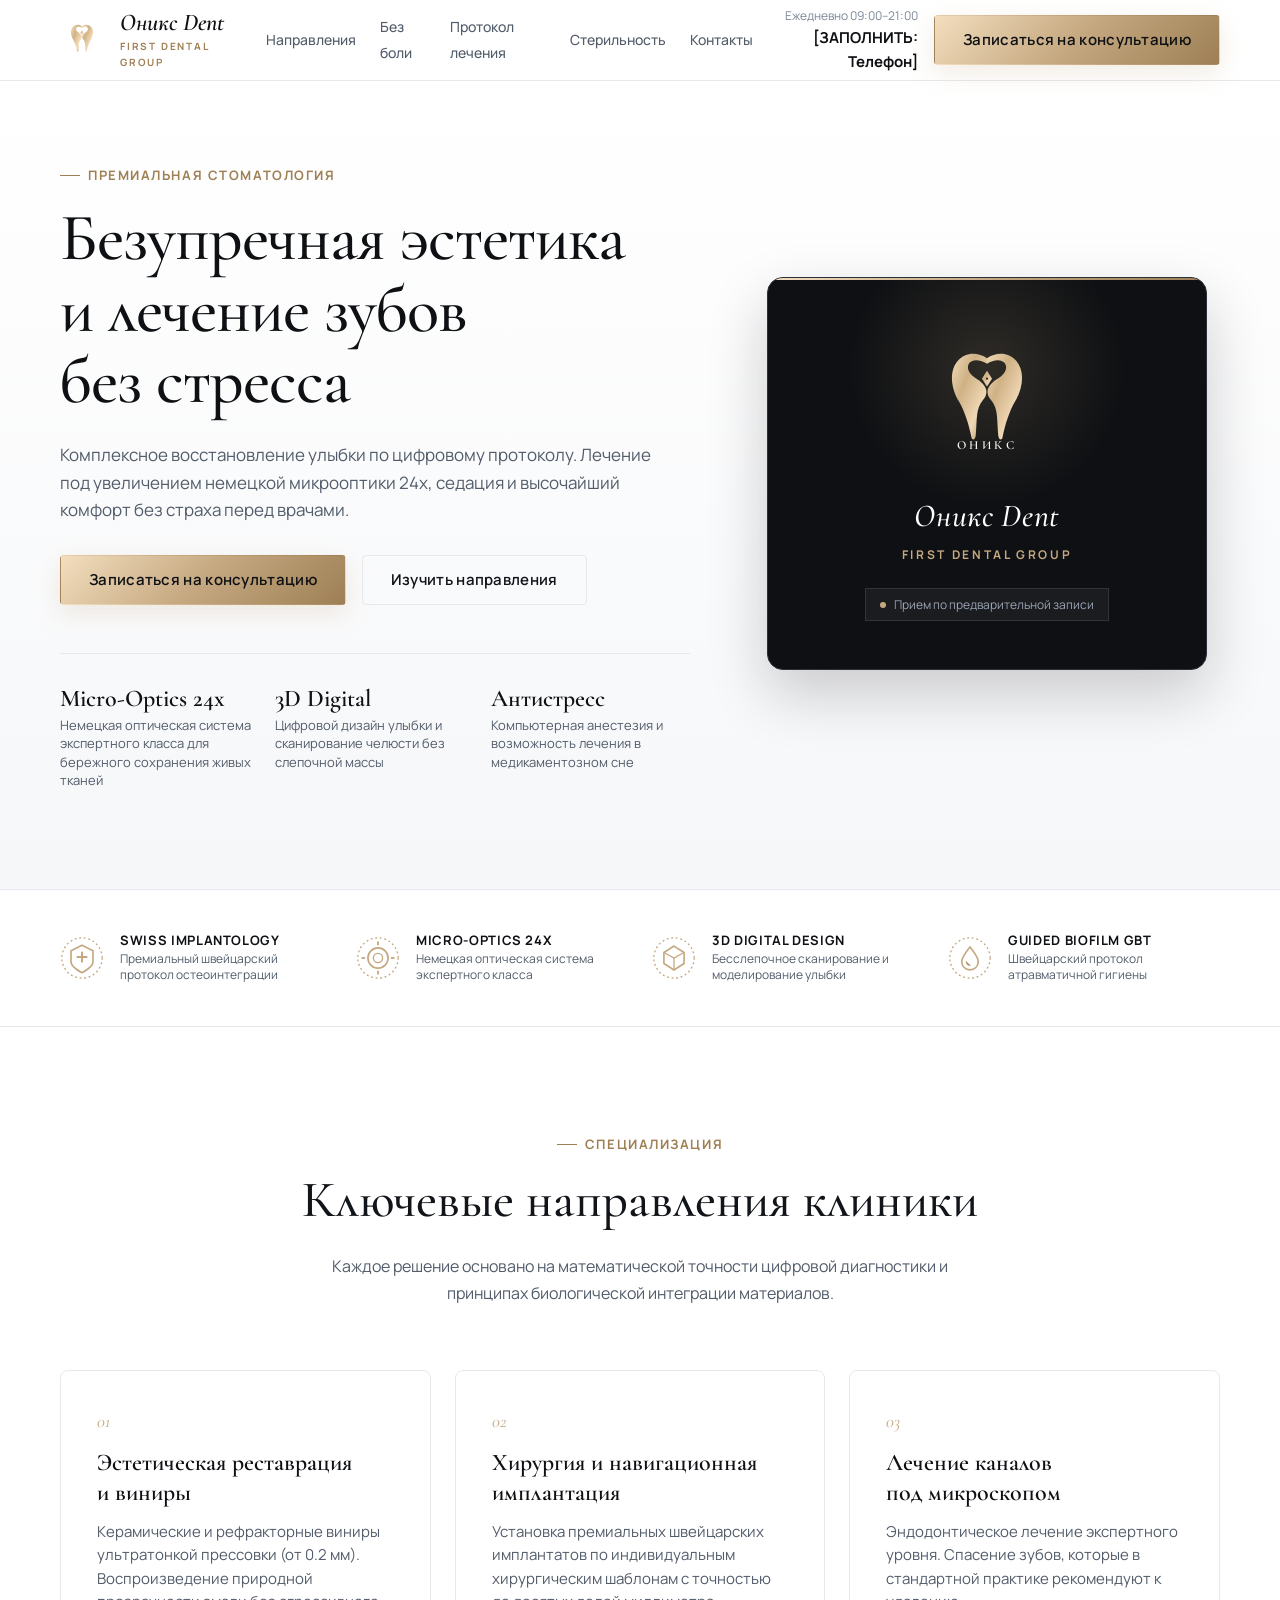
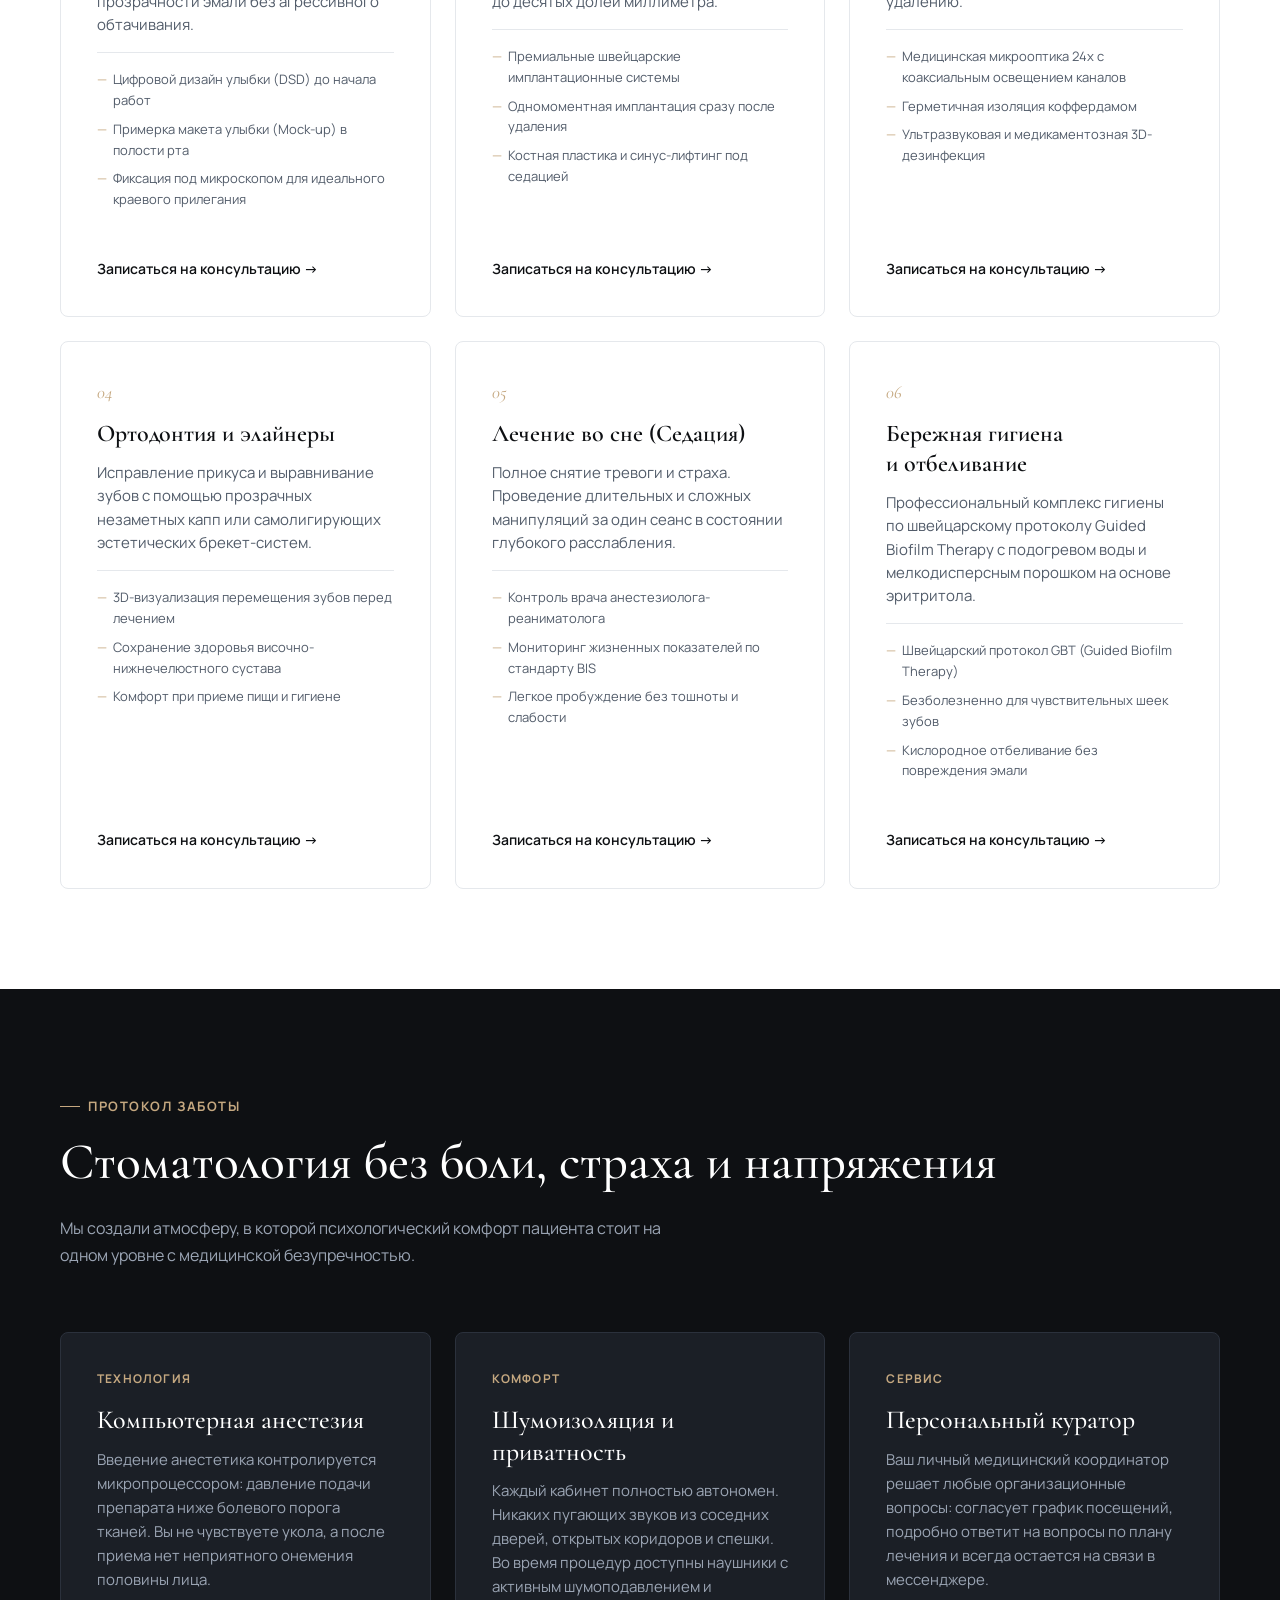
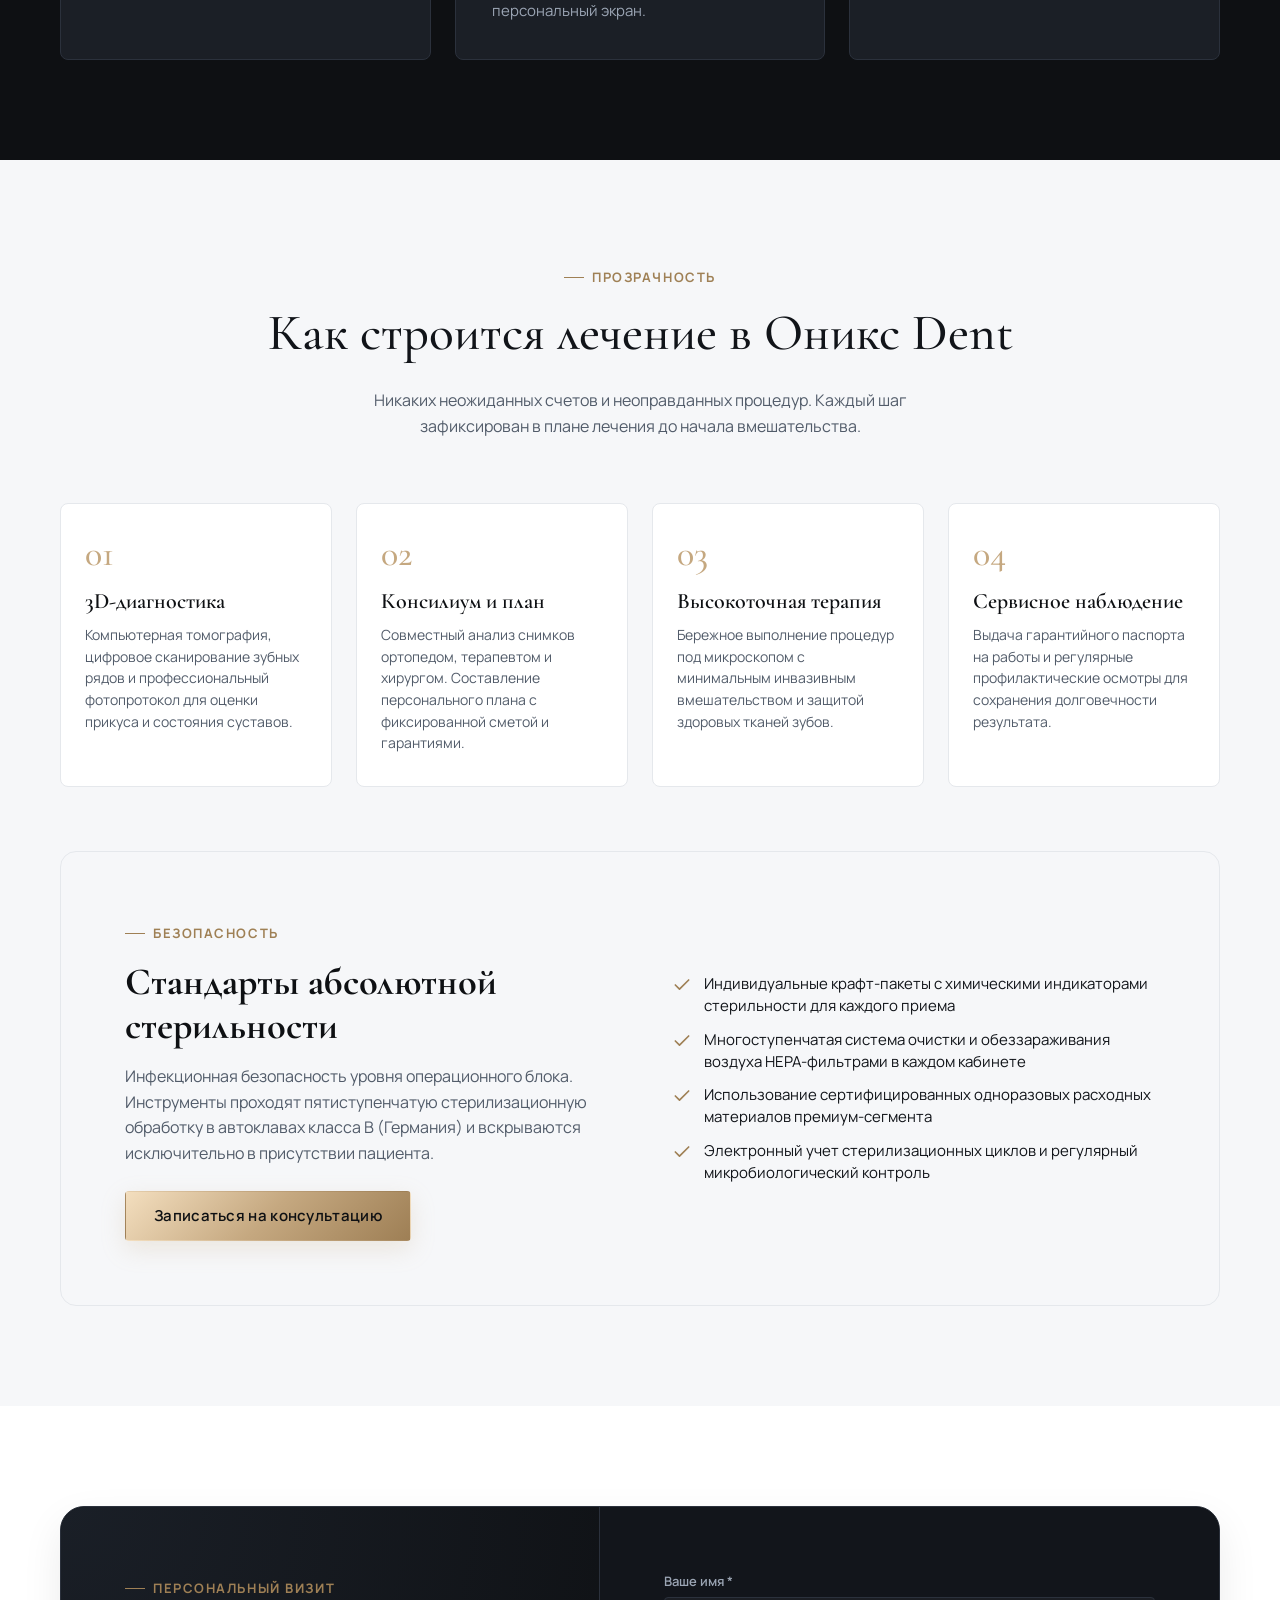
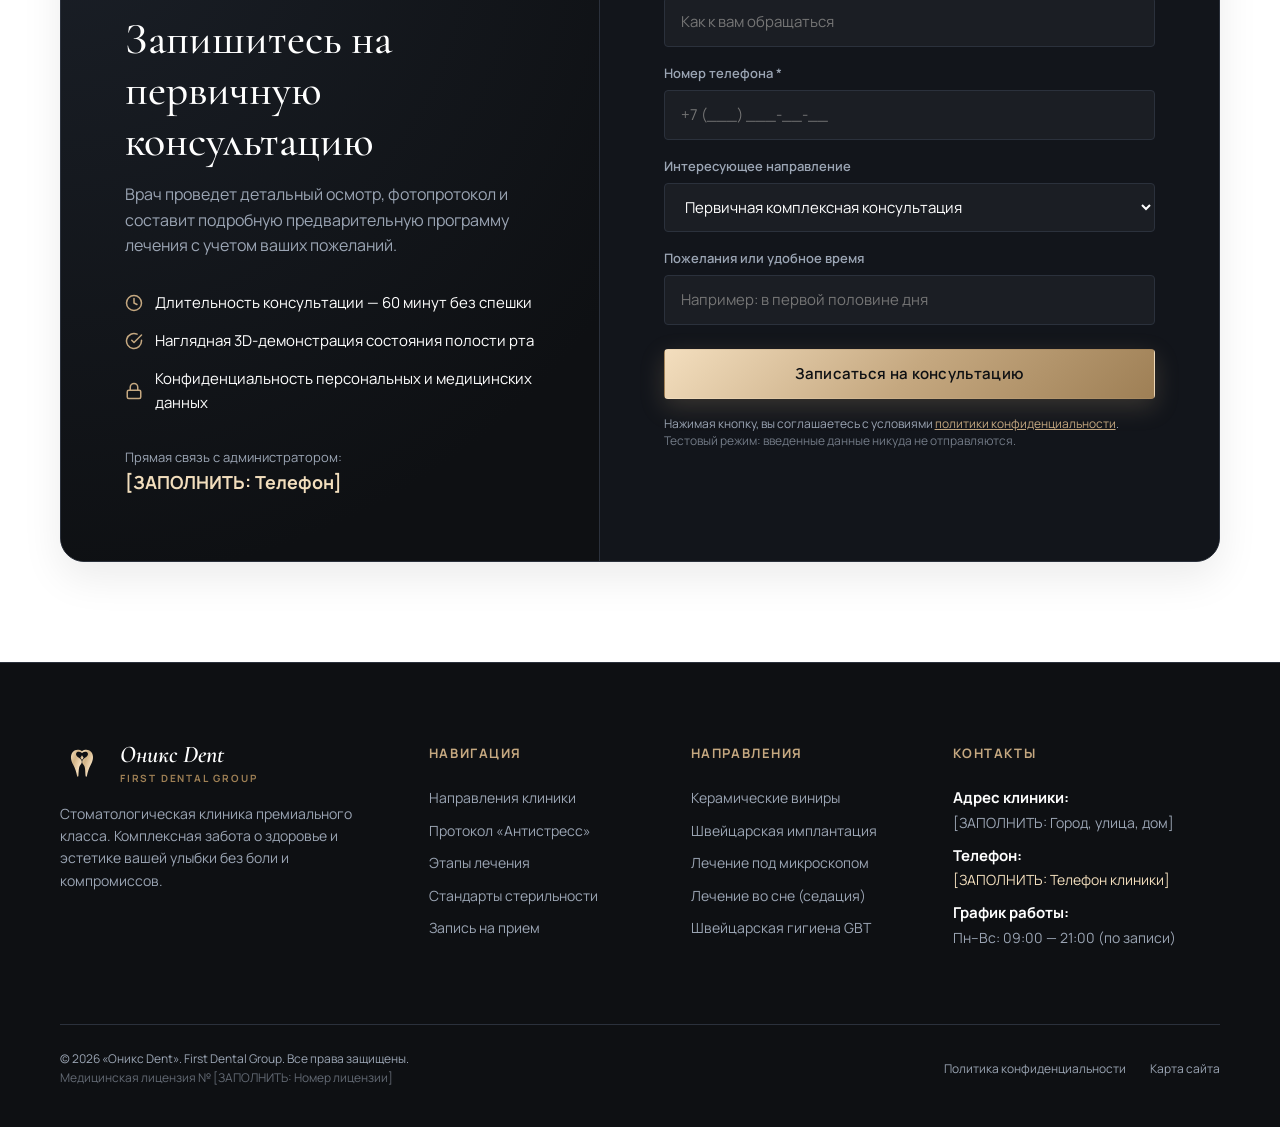
<file: index.html>
<!DOCTYPE html>
<html lang="ru">
<head>
  <meta charset="UTF-8">
  <meta name="viewport" content="width=device-width, initial-scale=1.0">
  <title>Оникс Dent | Стоматологическая клиника премиум-класса</title>
  <meta name="description" content="Премиальная стоматология полного цикла Оникс Dent (First Dental Group). Эстетическая реставрация, виниры, имплантация и микроскопное лечение без боли и страха.">
  
  <!-- Open Graph -->
  <meta property="og:title" content="Оникс Dent | First Dental Group — Стоматология премиум-класса">
  <meta property="og:description" content="Безупречная эстетика и лечение зубов без стресса. Цифровая диагностика, немецкая микрооптика 24х и протокол антистресс.">
  <meta property="og:type" content="website">
  <meta property="og:image" content="logo.svg">
  <meta name="twitter:card" content="summary_large_image">

  <!-- Favicon -->
  <link rel="icon" type="image/svg+xml" href="favicon.svg">

  <!-- Google Fonts: Cormorant Garamond (Serif) & Manrope (Sans) -->
  <link rel="stylesheet" href="https://fonts.googleapis.com/css2?family=Cormorant+Garamond:ital,wght@0,500;0,600;0,700;1,500;1,600&family=Manrope:wght@400;500;600;700&display=swap">

  <link rel="stylesheet" href="styles.css">
</head>
<body>

  <!-- Header -->
  <header class="header">
    <div class="container header__inner">
      <a href="index.html" class="brand" aria-label="Оникс Dent — на главную">
        <svg class="brand__emblem" viewBox="0 0 120 120" aria-hidden="true">
          <defs>
            <linearGradient id="headerGold" x1="0%" y1="0%" x2="100%" y2="100%">
              <stop offset="0%" stop-color="#F7E2C0"/>
              <stop offset="35%" stop-color="#D1B386"/>
              <stop offset="70%" stop-color="#F5DEBC"/>
              <stop offset="100%" stop-color="#9C7B4F"/>
            </linearGradient>
          </defs>
          <g transform="translate(60, 56) scale(0.24)">
            <g transform="translate(-250, -255)">
              <path d="M 250 115 C 220 95, 175 90, 145 125 C 115 160, 120 220, 150 270 C 170 305, 185 350, 195 400 C 200 410, 208 405, 210 390 C 215 330, 210 295, 235 265 C 245 255, 248 245, 248 235 C 248 215, 230 200, 215 190 C 190 175, 175 155, 185 135 C 195 118, 225 118, 250 135 Z" fill="url(#headerGold)"/>
              <path d="M 250 115 C 280 95, 325 90, 355 125 C 385 160, 380 220, 350 270 C 330 305, 315 350, 305 400 C 300 410, 292 405, 290 390 C 285 330, 290 295, 265 265 C 255 255, 252 245, 252 235 C 252 215, 270 200, 285 190 C 310 175, 325 155, 315 135 C 305 118, 275 118, 250 135 Z" fill="url(#headerGold)"/>
              <path d="M 250 160 L 268 188 L 250 216 L 232 188 Z" fill="url(#headerGold)"/>
            </g>
          </g>
        </svg>
        <div class="brand__text">
          <span class="brand__name">Оникс Dent</span>
          <span class="brand__tag">FIRST DENTAL GROUP</span>
        </div>
      </a>

      <nav class="nav" id="main-nav" aria-label="Основное меню">
        <ul class="nav__list">
          <li><a href="#services" class="nav__link">Направления</a></li>
          <li><a href="#comfort" class="nav__link">Без боли</a></li>
          <li><a href="#process" class="nav__link">Протокол лечения</a></li>
          <li><a href="#safety" class="nav__link">Стерильность</a></li>
          <li><a href="#contacts" class="nav__link">Контакты</a></li>
        </ul>
        <div class="nav__mobile-actions">
          <div class="nav__mobile-phone-wrap">
            <span class="header__phone-label">Ежедневно 09:00–21:00</span>
            <a href="tel:+70000000000" class="nav__mobile-phone">[ЗАПОЛНИТЬ: Телефон]</a>
          </div>
          <a href="#booking" class="btn btn--gold nav__mobile-cta">Записаться на консультацию</a>
        </div>
      </nav>

      <div class="header__actions">
        <div class="header__phone">
          <span class="header__phone-label">Ежедневно 09:00–21:00</span>
          <a href="tel:+70000000000" class="header__phone-number">[ЗАПОЛНИТЬ: Телефон]</a>
        </div>
        <a href="#booking" class="btn btn--gold">Записаться на консультацию</a>
        <button class="burger-btn" id="burger-toggle" aria-label="Открыть меню" aria-expanded="false" aria-controls="main-nav">
          <span></span>
          <span></span>
          <span></span>
        </button>
      </div>
    </div>
  </header>

  <main>
    <!-- Hero Section -->
    <section class="hero">
      <div class="container hero__grid">
        <div class="hero__content">
          <span class="section-tag">Премиальная стоматология</span>
          <h1 class="hero__title">Безупречная эстетика и&nbsp;лечение зубов без&nbsp;стресса</h1>
          <p class="hero__lead">
            Комплексное восстановление улыбки по&nbsp;цифровому протоколу. Лечение под&nbsp;увеличением немецкой микрооптики 24х, седация и&nbsp;высочайший комфорт без&nbsp;страха перед&nbsp;врачами.
          </p>
          <div class="hero__actions">
            <a href="#booking" class="btn btn--gold">Записаться на консультацию</a>
            <a href="#services" class="btn btn--outline-dark">Изучить направления</a>
          </div>

          <div class="hero__trust">
            <div class="trust-item">
              <span class="trust-item__value">Micro-Optics 24x</span>
              <span class="trust-item__label">Немецкая оптическая система экспертного класса для бережного сохранения живых тканей</span>
            </div>
            <div class="trust-item">
              <span class="trust-item__value">3D Digital</span>
              <span class="trust-item__label">Цифровой дизайн улыбки и сканирование челюсти без слепочной массы</span>
            </div>
            <div class="trust-item">
              <span class="trust-item__value">Антистресс</span>
              <span class="trust-item__label">Компьютерная анестезия и возможность лечения в медикаментозном сне</span>
            </div>
          </div>
        </div>

        <div class="hero__visual">
          <div class="brand-card">
            <div class="brand-card__glow" aria-hidden="true"></div>
            <div class="brand-card__emblem">
              <svg viewBox="0 0 500 500" width="100%" height="100%" aria-hidden="true">
                <defs>
                  <linearGradient id="heroGoldCard" x1="0%" y1="0%" x2="100%" y2="100%">
                    <stop offset="0%" stop-color="#F7E2C0"/>
                    <stop offset="35%" stop-color="#D1B386"/>
                    <stop offset="70%" stop-color="#F5DEBC"/>
                    <stop offset="100%" stop-color="#9C7B4F"/>
                  </linearGradient>
                </defs>
                <path d="M 250 115 C 220 95, 175 90, 145 125 C 115 160, 120 220, 150 270 C 170 305, 185 350, 195 400 C 200 410, 208 405, 210 390 C 215 330, 210 295, 235 265 C 245 255, 248 245, 248 235 C 248 215, 230 200, 215 190 C 190 175, 175 155, 185 135 C 195 118, 225 118, 250 135 Z" fill="url(#heroGoldCard)"/>
                <path d="M 250 115 C 280 95, 325 90, 355 125 C 385 160, 380 220, 350 270 C 330 305, 315 350, 305 400 C 300 410, 292 405, 290 390 C 285 330, 290 295, 265 265 C 255 255, 252 245, 252 235 C 252 215, 270 200, 285 190 C 310 175, 325 155, 315 135 C 305 118, 275 118, 250 135 Z" fill="url(#heroGoldCard)"/>
                <path d="M 250 160 L 268 188 L 250 216 L 232 188 Z" fill="url(#heroGoldCard)"/>
                <circle cx="250" cy="188" r="4" fill="#0E1013"/>
                <text x="250" y="440" text-anchor="middle" fill="#FFFFFF" font-family="'Cormorant Garamond', Georgia, serif" font-size="44" font-weight="600" letter-spacing="12">ОНИКС</text>
              </svg>
            </div>
            <div class="brand-card__title">Оникс Dent</div>
            <div class="brand-card__sub">FIRST DENTAL GROUP</div>
            <div class="brand-card__status">
              <span class="brand-card__status-dot"></span>
              Прием по предварительной записи
            </div>
          </div>
        </div>
      </div>
    </section>

    <!-- Technology & Clinical Standards Strip -->
    <section class="tech-strip">
      <div class="container">
        <div class="tech-strip__inner">
          <div class="tech-item">
            <svg class="tech-item__icon" viewBox="0 0 48 48" aria-hidden="true">
              <circle cx="24" cy="24" r="22" fill="none" stroke="currentColor" stroke-width="1.5" stroke-dasharray="2 3"/>
              <path d="M 24 10 L 36 16 L 36 28 C 36 34 24 40 24 40 C 24 40 12 34 12 28 L 12 16 Z" fill="none" stroke="currentColor" stroke-width="1.8"/>
              <path d="M 24 18 L 24 28 M 19 23 L 29 23" stroke="currentColor" stroke-width="2.2" stroke-linecap="round"/>
            </svg>
            <div class="tech-item__text">
              <span class="tech-item__title">Swiss Implantology</span>
              <span class="tech-item__desc">Премиальный швейцарский протокол остеоинтеграции</span>
            </div>
          </div>

          <div class="tech-item">
            <svg class="tech-item__icon" viewBox="0 0 48 48" aria-hidden="true">
              <circle cx="24" cy="24" r="22" fill="none" stroke="currentColor" stroke-width="1.5" stroke-dasharray="2 3"/>
              <circle cx="24" cy="24" r="11" fill="none" stroke="currentColor" stroke-width="1.8"/>
              <circle cx="24" cy="24" r="5" fill="none" stroke="currentColor" stroke-width="1.5"/>
              <line x1="24" y1="6" x2="24" y2="10" stroke="currentColor" stroke-width="2"/>
              <line x1="24" y1="38" x2="24" y2="42" stroke="currentColor" stroke-width="2"/>
              <line x1="6" y1="24" x2="10" y2="24" stroke="currentColor" stroke-width="2"/>
              <line x1="38" y1="24" x2="42" y2="24" stroke="currentColor" stroke-width="2"/>
            </svg>
            <div class="tech-item__text">
              <span class="tech-item__title">Micro-Optics 24x</span>
              <span class="tech-item__desc">Немецкая оптическая система экспертного класса</span>
            </div>
          </div>

          <div class="tech-item">
            <svg class="tech-item__icon" viewBox="0 0 48 48" aria-hidden="true">
              <circle cx="24" cy="24" r="22" fill="none" stroke="currentColor" stroke-width="1.5" stroke-dasharray="2 3"/>
              <polygon points="24,11 35,18 35,30 24,37 13,30 13,18" fill="none" stroke="currentColor" stroke-width="1.8"/>
              <polyline points="13,18 24,24 35,18" fill="none" stroke="currentColor" stroke-width="1.4"/>
              <line x1="24" y1="24" x2="24" y2="37" stroke="currentColor" stroke-width="1.4"/>
            </svg>
            <div class="tech-item__text">
              <span class="tech-item__title">3D Digital Design</span>
              <span class="tech-item__desc">Бесслепочное сканирование и моделирование улыбки</span>
            </div>
          </div>

          <div class="tech-item">
            <svg class="tech-item__icon" viewBox="0 0 48 48" aria-hidden="true">
              <circle cx="24" cy="24" r="22" fill="none" stroke="currentColor" stroke-width="1.5" stroke-dasharray="2 3"/>
              <path d="M 24 12 C 24 12 15 23 15 28 C 15 33 19 37 24 37 C 29 37 33 33 33 28 C 33 23 24 12 24 12 Z" fill="none" stroke="currentColor" stroke-width="1.8"/>
              <path d="M 20 28 C 20 30 22 32 24 32" stroke="currentColor" stroke-width="1.5" stroke-linecap="round"/>
            </svg>
            <div class="tech-item__text">
              <span class="tech-item__title">Guided Biofilm GBT</span>
              <span class="tech-item__desc">Швейцарский протокол атравматичной гигиены</span>
            </div>
          </div>
        </div>
      </div>
    </section>

    <!-- Services Section -->
    <section class="section" id="services">
      <div class="container">
        <div class="section-header section-header--center">
          <span class="section-tag">Специализация</span>
          <h2 class="section-title">Ключевые направления клиники</h2>
          <p class="section-subtitle">
            Каждое решение основано на математической точности цифровой диагностики и принципах биологической интеграции материалов.
          </p>
        </div>

        <div class="services-grid">
          <!-- Card 1 -->
          <article class="service-card">
            <div class="service-card__top">
              <span class="service-card__num">01</span>
              <h3 class="service-card__title">Эстетическая реставрация и&nbsp;виниры</h3>
              <p class="service-card__desc">
                Керамические и рефракторные виниры ультратонкой прессовки (от 0.2 мм). Воспроизведение природной прозрачности эмали без агрессивного обтачивания.
              </p>
              <ul class="service-card__features">
                <li>Цифровой дизайн улыбки (DSD) до начала работ</li>
                <li>Примерка макета улыбки (Mock-up) в полости рта</li>
                <li>Фиксация под микроскопом для идеального краевого прилегания</li>
              </ul>
            </div>
            <a href="#booking" class="service-card__cta">Записаться на консультацию &rarr;</a>
          </article>

          <!-- Card 2 -->
          <article class="service-card">
            <div class="service-card__top">
              <span class="service-card__num">02</span>
              <h3 class="service-card__title">Хирургия и&nbsp;навигационная имплантация</h3>
              <p class="service-card__desc">
                Установка премиальных швейцарских имплантатов по индивидуальным хирургическим шаблонам с точностью до десятых долей миллиметра.
              </p>
              <ul class="service-card__features">
                <li>Премиальные швейцарские имплантационные системы</li>
                <li>Одномоментная имплантация сразу после удаления</li>
                <li>Костная пластика и синус-лифтинг под седацией</li>
              </ul>
            </div>
            <a href="#booking" class="service-card__cta">Записаться на консультацию &rarr;</a>
          </article>

          <!-- Card 3 -->
          <article class="service-card">
            <div class="service-card__top">
              <span class="service-card__num">03</span>
              <h3 class="service-card__title">Лечение каналов под&nbsp;микроскопом</h3>
              <p class="service-card__desc">
                Эндодонтическое лечение экспертного уровня. Спасение зубов, которые в стандартной практике рекомендуют к удалению.
              </p>
              <ul class="service-card__features">
                <li>Медицинская микрооптика 24х с коаксиальным освещением каналов</li>
                <li>Герметичная изоляция коффердамом</li>
                <li>Ультразвуковая и медикаментозная 3D-дезинфекция</li>
              </ul>
            </div>
            <a href="#booking" class="service-card__cta">Записаться на консультацию &rarr;</a>
          </article>

          <!-- Card 4 -->
          <article class="service-card">
            <div class="service-card__top">
              <span class="service-card__num">04</span>
              <h3 class="service-card__title">Ортодонтия и&nbsp;элайнеры</h3>
              <p class="service-card__desc">
                Исправление прикуса и выравнивание зубов с помощью прозрачных незаметных капп или самолигирующих эстетических брекет-систем.
              </p>
              <ul class="service-card__features">
                <li>3D-визуализация перемещения зубов перед лечением</li>
                <li>Сохранение здоровья височно-нижнечелюстного сустава</li>
                <li>Комфорт при приеме пищи и гигиене</li>
              </ul>
            </div>
            <a href="#booking" class="service-card__cta">Записаться на консультацию &rarr;</a>
          </article>

          <!-- Card 5 -->
          <article class="service-card">
            <div class="service-card__top">
              <span class="service-card__num">05</span>
              <h3 class="service-card__title">Лечение во сне (Седация)</h3>
              <p class="service-card__desc">
                Полное снятие тревоги и страха. Проведение длительных и сложных манипуляций за один сеанс в состоянии глубокого расслабления.
              </p>
              <ul class="service-card__features">
                <li>Контроль врача анестезиолога-реаниматолога</li>
                <li>Мониторинг жизненных показателей по стандарту BIS</li>
                <li>Легкое пробуждение без тошноты и слабости</li>
              </ul>
            </div>
            <a href="#booking" class="service-card__cta">Записаться на консультацию &rarr;</a>
          </article>

          <!-- Card 6 -->
          <article class="service-card">
            <div class="service-card__top">
              <span class="service-card__num">06</span>
              <h3 class="service-card__title">Бережная гигиена и&nbsp;отбеливание</h3>
              <p class="service-card__desc">
                Профессиональный комплекс гигиены по швейцарскому протоколу Guided Biofilm Therapy с подогревом воды и мелкодисперсным порошком на основе эритритола.
              </p>
              <ul class="service-card__features">
                <li>Швейцарский протокол GBT (Guided Biofilm Therapy)</li>
                <li>Безболезненно для чувствительных шеек зубов</li>
                <li>Кислородное отбеливание без повреждения эмали</li>
              </ul>
            </div>
            <a href="#booking" class="service-card__cta">Записаться на консультацию &rarr;</a>
          </article>
        </div>
      </div>
    </section>

    <!-- Anti-Stress & Comfort Section (Deep Onyx Dark Theme) -->
    <section class="section section--dark" id="comfort">
      <div class="container">
        <div class="section-header">
          <span class="section-tag">Протокол заботы</span>
          <h2 class="section-title">Стоматология без боли, страха и&nbsp;напряжения</h2>
          <p class="section-subtitle">
            Мы создали атмосферу, в которой психологический комфорт пациента стоит на одном уровне с медицинской безупречностью.
          </p>
        </div>

        <div class="comfort-grid">
          <div class="comfort-card">
            <span class="comfort-card__badge">Технология</span>
            <h3 class="comfort-card__title">Компьютерная анестезия</h3>
            <p class="comfort-card__desc">
              Введение анестетика контролируется микропроцессором: давление подачи препарата ниже болевого порога тканей. Вы не чувствуете укола, а после приема нет неприятного онемения половины лица.
            </p>
          </div>

          <div class="comfort-card">
            <span class="comfort-card__badge">Комфорт</span>
            <h3 class="comfort-card__title">Шумоизоляция и приватность</h3>
            <p class="comfort-card__desc">
              Каждый кабинет полностью автономен. Никаких пугающих звуков из соседних дверей, открытых коридоров и спешки. Во время процедур доступны наушники с активным шумоподавлением и персональный экран.
            </p>
          </div>

          <div class="comfort-card">
            <span class="comfort-card__badge">Сервис</span>
            <h3 class="comfort-card__title">Персональный куратор</h3>
            <p class="comfort-card__desc">
              Ваш личный медицинский координатор решает любые организационные вопросы: согласует график посещений, подробно ответит на вопросы по плану лечения и всегда остается на связи в мессенджере.
            </p>
          </div>
        </div>
      </div>
    </section>

    <!-- Process & Standards Section -->
    <section class="section section--subtle" id="process">
      <div class="container">
        <div class="section-header section-header--center">
          <span class="section-tag">Прозрачность</span>
          <h2 class="section-title">Как строится лечение в&nbsp;Оникс Dent</h2>
          <p class="section-subtitle">
            Никаких неожиданных счетов и неоправданных процедур. Каждый шаг зафиксирован в плане лечения до начала вмешательства.
          </p>
        </div>

        <div class="steps-timeline">
          <div class="step-card">
            <div class="step-card__number">01</div>
            <h3 class="step-card__title">3D-диагностика</h3>
            <p class="step-card__desc">
              Компьютерная томография, цифровое сканирование зубных рядов и профессиональный фотопротокол для оценки прикуса и состояния суставов.
            </p>
          </div>

          <div class="step-card">
            <div class="step-card__number">02</div>
            <h3 class="step-card__title">Консилиум и план</h3>
            <p class="step-card__desc">
              Совместный анализ снимков ортопедом, терапевтом и хирургом. Составление персонального плана с фиксированной сметой и гарантиями.
            </p>
          </div>

          <div class="step-card">
            <div class="step-card__number">03</div>
            <h3 class="step-card__title">Высокоточная терапия</h3>
            <p class="step-card__desc">
              Бережное выполнение процедур под микроскопом с минимальным инвазивным вмешательством и защитой здоровых тканей зубов.
            </p>
          </div>

          <div class="step-card">
            <div class="step-card__number">04</div>
            <h3 class="step-card__title">Сервисное наблюдение</h3>
            <p class="step-card__desc">
              Выдача гарантийного паспорта на работы и регулярные профилактические осмотры для сохранения долговечности результата.
            </p>
          </div>
        </div>

        <!-- Sterility Highlight -->
        <div class="sterility-box" id="safety">
          <div class="sterility-box__text">
            <span class="section-tag">Безопасность</span>
            <h3>Стандарты абсолютной стерильности</h3>
            <p>
              Инфекционная безопасность уровня операционного блока. Инструменты проходят пятиступенчатую стерилизационную обработку в автоклавах класса B (Германия) и вскрываются исключительно в присутствии пациента.
            </p>
            <a href="#booking" class="btn btn--gold">Записаться на консультацию</a>
          </div>

          <ul class="sterility-checklist">
            <li>
              <svg viewBox="0 0 24 24" fill="none" stroke="currentColor" stroke-width="2" stroke-linecap="round" stroke-linejoin="round" aria-hidden="true">
                <polyline points="20 6 9 17 4 12"></polyline>
              </svg>
              <span>Индивидуальные крафт-пакеты с химическими индикаторами стерильности для каждого приема</span>
            </li>
            <li>
              <svg viewBox="0 0 24 24" fill="none" stroke="currentColor" stroke-width="2" stroke-linecap="round" stroke-linejoin="round" aria-hidden="true">
                <polyline points="20 6 9 17 4 12"></polyline>
              </svg>
              <span>Многоступенчатая система очистки и обеззараживания воздуха HEPA-фильтрами в каждом кабинете</span>
            </li>
            <li>
              <svg viewBox="0 0 24 24" fill="none" stroke="currentColor" stroke-width="2" stroke-linecap="round" stroke-linejoin="round" aria-hidden="true">
                <polyline points="20 6 9 17 4 12"></polyline>
              </svg>
              <span>Использование сертифицированных одноразовых расходных материалов премиум-сегмента</span>
            </li>
            <li>
              <svg viewBox="0 0 24 24" fill="none" stroke="currentColor" stroke-width="2" stroke-linecap="round" stroke-linejoin="round" aria-hidden="true">
                <polyline points="20 6 9 17 4 12"></polyline>
              </svg>
              <span>Электронный учет стерилизационных циклов и регулярный микробиологический контроль</span>
            </li>
          </ul>
        </div>
      </div>
    </section>

    <!-- Consultation & Booking Section -->
    <section class="section" id="booking">
      <div class="container">
        <div class="booking-wrap">
          <div class="booking-info">
            <div>
              <span class="section-tag">Персональный визит</span>
              <h2 class="booking-info__title">Запишитесь на первичную консультацию</h2>
              <p class="booking-info__desc">
                Врач проведет детальный осмотр, фотопротокол и составит подробную предварительную программу лечения с учетом ваших пожеланий.
              </p>
              <ul class="booking-perks">
                <li>
                  <svg viewBox="0 0 24 24" fill="none" stroke="currentColor" stroke-width="2" stroke-linecap="round" stroke-linejoin="round" aria-hidden="true">
                    <circle cx="12" cy="12" r="10"></circle>
                    <polyline points="12 6 12 12 16 14"></polyline>
                  </svg>
                  <span>Длительность консультации — 60 минут без спешки</span>
                </li>
                <li>
                  <svg viewBox="0 0 24 24" fill="none" stroke="currentColor" stroke-width="2" stroke-linecap="round" stroke-linejoin="round" aria-hidden="true">
                    <path d="M22 11.08V12a10 10 0 1 1-5.93-9.14"></path>
                    <polyline points="22 4 12 14.01 9 11.01"></polyline>
                  </svg>
                  <span>Наглядная 3D-демонстрация состояния полости рта</span>
                </li>
                <li>
                  <svg viewBox="0 0 24 24" fill="none" stroke="currentColor" stroke-width="2" stroke-linecap="round" stroke-linejoin="round" aria-hidden="true">
                    <rect x="3" y="11" width="18" height="11" rx="2" ry="2"></rect>
                    <path d="M7 11V7a5 5 0 0 1 10 0v4"></path>
                  </svg>
                  <span>Конфиденциальность персональных и медицинских данных</span>
                </li>
              </ul>
            </div>

            <div style="margin-top: 32px;">
              <p style="font-size: 0.8125rem; color: var(--text-inverse-muted);">Прямая связь с администратором:</p>
              <a href="tel:+70000000000" style="color: var(--gold-light); font-weight: 700; font-size: 1.125rem;">[ЗАПОЛНИТЬ: Телефон]</a>
            </div>
          </div>

          <div class="booking-form-box">
            <form id="consultation-form" novalidate>
              <div class="form-group">
                <label for="client-name" class="form-label">Ваше имя *</label>
                <input type="text" id="client-name" name="name" class="form-input" placeholder="Как к вам обращаться" required autocomplete="name">
                <span class="form-error" id="name-error">Пожалуйста, укажите ваше имя</span>
              </div>

              <div class="form-group">
                <label for="client-phone" class="form-label">Номер телефона *</label>
                <input type="tel" id="client-phone" name="phone" class="form-input" placeholder="+7 (___) ___-__-__" required autocomplete="tel">
                <span class="form-error" id="phone-error">Введите корректный номер телефона</span>
              </div>

              <div class="form-group">
                <label for="client-service" class="form-label">Интересующее направление</label>
                <select id="client-service" name="service" class="form-select">
                  <option value="general">Первичная комплексная консультация</option>
                  <option value="veneers">Эстетика и виниры</option>
                  <option value="implants">Имплантация и хирургия</option>
                  <option value="microscope">Лечение каналов под микроскопом</option>
                  <option value="sedation">Лечение во сне (седация)</option>
                  <option value="hygiene">Профессиональная гигиена и отбеливание</option>
                </select>
              </div>

              <div class="form-group">
                <label for="client-comment" class="form-label">Пожелания или удобное время</label>
                <input type="text" id="client-comment" name="comment" class="form-input" placeholder="Например: в первой половине дня">
              </div>

              <button type="submit" class="btn btn--gold" style="width: 100%; margin-top: 8px;">
                Записаться на консультацию
              </button>

              <p class="form-note">
                Нажимая кнопку, вы соглашаетесь с условиями <a href="privacy.html" target="_blank" rel="noopener">политики конфиденциальности</a>.
                <br>
                <span style="opacity: 0.7;">Тестовый режим: введенные данные никуда не отправляются.</span>
              </p>

              <div class="form-status form-status--success" id="form-success-msg" role="status" aria-live="polite">
                <strong>Благодарим вас за обращение!</strong>
                <p>Заявка в демонстрационном режиме успешно обработана. Администратор клиники связался бы с вами для подтверждения времени приема.</p>
              </div>
            </form>
          </div>
        </div>
      </div>
    </section>
  </main>

  <!-- Footer -->
  <footer class="footer" id="contacts">
    <div class="container">
      <div class="footer__grid">
        <div>
          <a href="index.html" class="brand" aria-label="Оникс Dent — на главную">
            <svg class="brand__emblem" viewBox="0 0 120 120" aria-hidden="true">
              <g transform="translate(60, 56) scale(0.24)">
                <g transform="translate(-250, -255)">
                  <path d="M 250 115 C 220 95, 175 90, 145 125 C 115 160, 120 220, 150 270 C 170 305, 185 350, 195 400 C 200 410, 208 405, 210 390 C 215 330, 210 295, 235 265 C 245 255, 248 245, 248 235 C 248 215, 230 200, 215 190 C 190 175, 175 155, 185 135 C 195 118, 225 118, 250 135 Z" fill="url(#headerGold)"/>
                  <path d="M 250 115 C 280 95, 325 90, 355 125 C 385 160, 380 220, 350 270 C 330 305, 315 350, 305 400 C 300 410, 292 405, 290 390 C 285 330, 290 295, 265 265 C 255 255, 252 245, 252 235 C 252 215, 270 200, 285 190 C 310 175, 325 155, 315 135 C 305 118, 275 118, 250 135 Z" fill="url(#headerGold)"/>
                  <path d="M 250 160 L 268 188 L 250 216 L 232 188 Z" fill="url(#headerGold)"/>
                </g>
              </g>
            </svg>
            <div class="brand__text">
              <span class="brand__name" style="color: #FFFFFF;">Оникс Dent</span>
              <span class="brand__tag">FIRST DENTAL GROUP</span>
            </div>
          </a>
          <p class="footer__brand-desc">
            Стоматологическая клиника премиального класса. Комплексная забота о здоровье и эстетике вашей улыбки без боли и компромиссов.
          </p>
        </div>

        <div>
          <h4 class="footer__col-title">Навигация</h4>
          <ul class="footer__links">
            <li><a href="#services">Направления клиники</a></li>
            <li><a href="#comfort">Протокол «Антистресс»</a></li>
            <li><a href="#process">Этапы лечения</a></li>
            <li><a href="#safety">Стандарты стерильности</a></li>
            <li><a href="#booking">Запись на прием</a></li>
          </ul>
        </div>

        <div>
          <h4 class="footer__col-title">Направления</h4>
          <ul class="footer__links">
            <li><a href="#services">Керамические виниры</a></li>
            <li><a href="#services">Швейцарская имплантация</a></li>
            <li><a href="#services">Лечение под микроскопом</a></li>
            <li><a href="#services">Лечение во сне (седация)</a></li>
            <li><a href="#services">Швейцарская гигиена GBT</a></li>
          </ul>
        </div>

        <div>
          <h4 class="footer__col-title">Контакты</h4>
          <div class="footer__contact-item">
            <strong>Адрес клиники:</strong>
            [ЗАПОЛНИТЬ: Город, улица, дом]
          </div>
          <div class="footer__contact-item">
            <strong>Телефон:</strong>
            <a href="tel:+70000000000" style="color: var(--gold-light);">[ЗАПОЛНИТЬ: Телефон клиники]</a>
          </div>
          <div class="footer__contact-item">
            <strong>График работы:</strong>
            Пн–Вс: 09:00 — 21:00 (по записи)
          </div>
        </div>
      </div>

      <div class="footer__bottom">
        <div>
          © 2026 «Оникс Dent». First Dental Group. Все права защищены.
          <br>
          <span style="opacity: 0.6;">Медицинская лицензия № [ЗАПОЛНИТЬ: Номер лицензии]</span>
        </div>
        <div class="footer__legal-links">
          <a href="privacy.html">Политика конфиденциальности</a>
          <a href="404.html">Карта сайта</a>
        </div>
      </div>
    </div>
  </footer>

  <script src="script.js"></script>
</body>
</html>
</file>
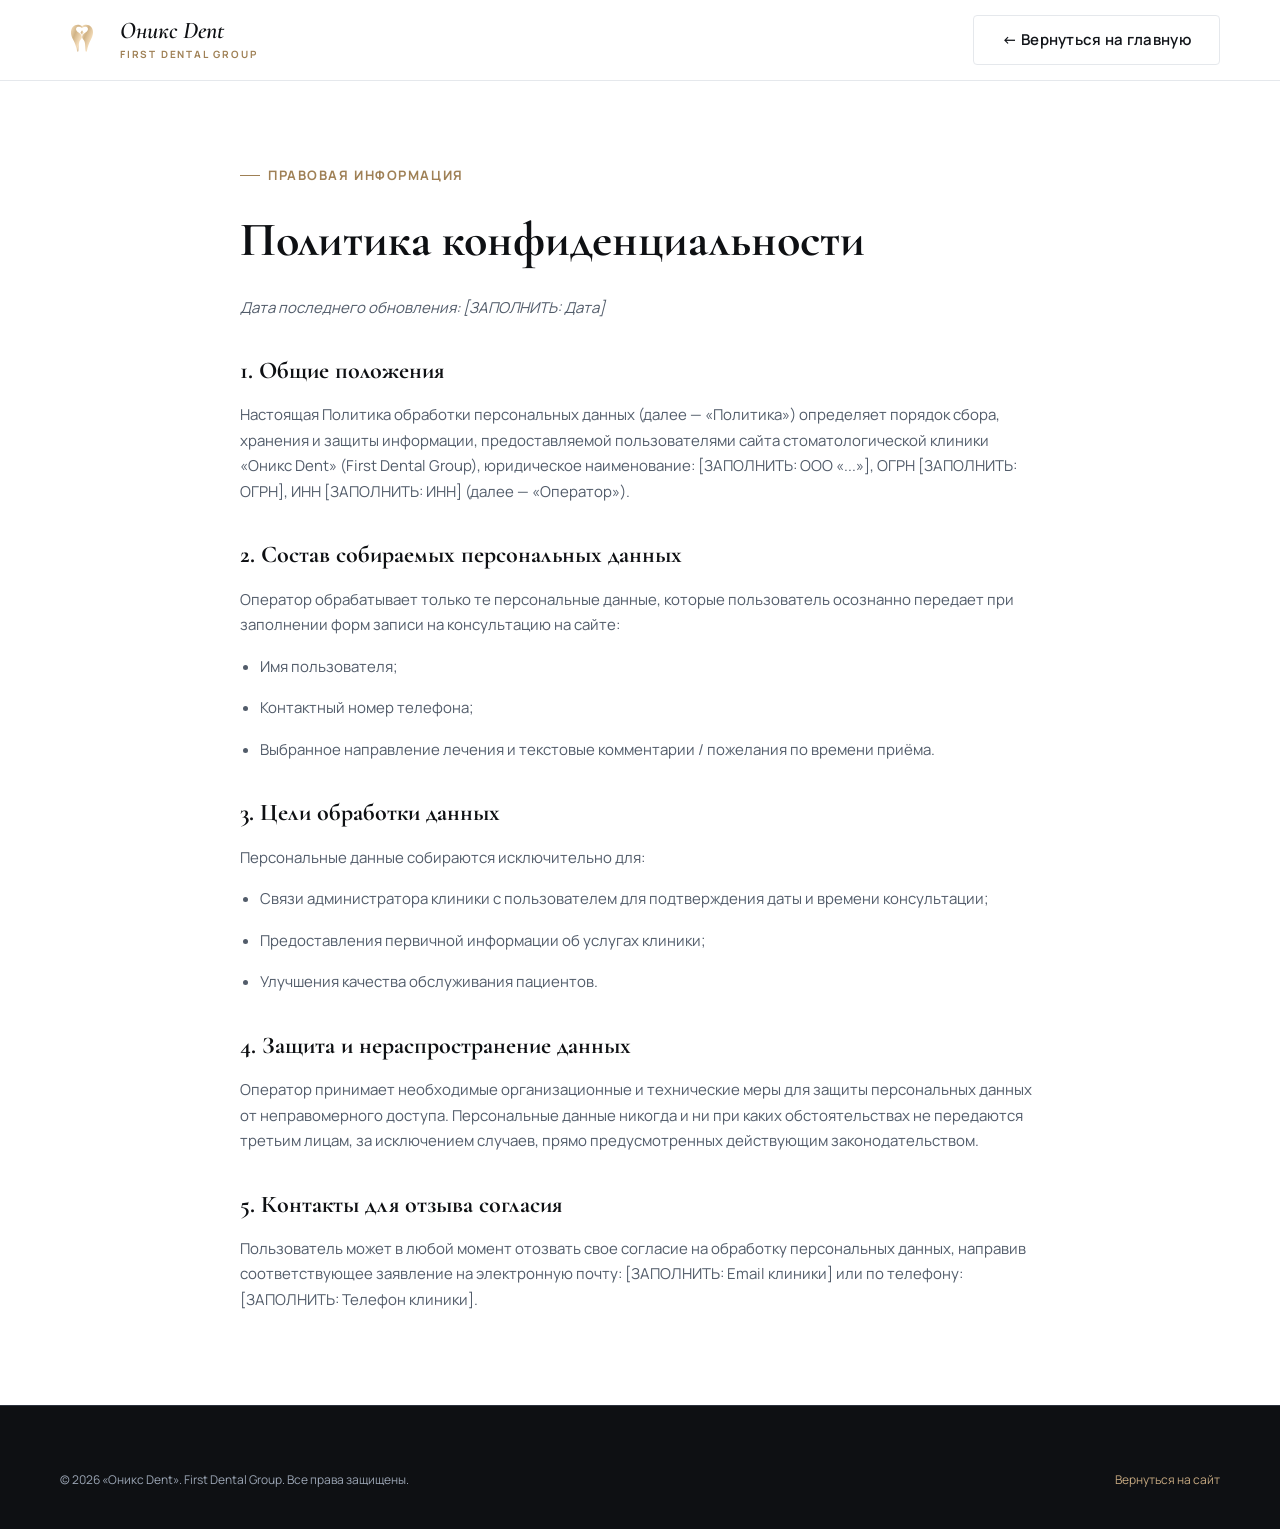
<file: privacy.html>
<!DOCTYPE html>
<html lang="ru">
<head>
  <meta charset="UTF-8">
  <meta name="viewport" content="width=device-width, initial-scale=1.0">
  <title>Политика конфиденциальности | Оникс Dent</title>
  <meta name="description" content="Политика обработки персональных данных стоматологической клиники Оникс Dent (First Dental Group).">
  <link rel="icon" type="image/svg+xml" href="favicon.svg">
  <link rel="stylesheet" href="https://fonts.googleapis.com/css2?family=Cormorant+Garamond:ital,wght@0,500;0,600;1,500&family=Manrope:wght@400;500;600&display=swap">
  <link rel="stylesheet" href="styles.css">
  <style>
    .legal-content {
      padding: clamp(40px, 6vw, 80px) 0;
      max-width: 800px;
      margin: 0 auto;
    }
    .legal-content h1 {
      font-family: var(--font-serif);
      font-size: clamp(2.25rem, 4vw, 3rem);
      margin-bottom: var(--space-md);
      color: var(--onyx-black);
    }
    .legal-content p, .legal-content li {
      font-size: 0.9375rem;
      color: var(--text-secondary);
      line-height: 1.7;
      margin-bottom: var(--space-md);
    }
    .legal-content h2 {
      font-family: var(--font-serif);
      font-size: 1.5rem;
      margin-top: var(--space-xl);
      margin-bottom: var(--space-sm);
      color: var(--onyx-black);
    }
    .legal-content ul {
      margin-left: 20px;
      margin-bottom: var(--space-md);
    }
  </style>
</head>
<body>
  <header class="header">
    <div class="container header__inner">
      <a href="index.html" class="brand" aria-label="Оникс Dent — на главную">
        <svg class="brand__emblem" viewBox="0 0 120 120" aria-hidden="true">
          <defs>
            <linearGradient id="privGold" x1="0%" y1="0%" x2="100%" y2="100%">
              <stop offset="0%" stop-color="#F7E2C0"/>
              <stop offset="35%" stop-color="#D1B386"/>
              <stop offset="70%" stop-color="#F5DEBC"/>
              <stop offset="100%" stop-color="#9C7B4F"/>
            </linearGradient>
          </defs>
          <g transform="translate(60, 56) scale(0.24)">
            <g transform="translate(-250, -255)">
              <path d="M 250 115 C 220 95, 175 90, 145 125 C 115 160, 120 220, 150 270 C 170 305, 185 350, 195 400 C 200 410, 208 405, 210 390 C 215 330, 210 295, 235 265 C 245 255, 248 245, 248 235 C 248 215, 230 200, 215 190 C 190 175, 175 155, 185 135 C 195 118, 225 118, 250 135 Z" fill="url(#privGold)"/>
              <path d="M 250 115 C 280 95, 325 90, 355 125 C 385 160, 380 220, 350 270 C 330 305, 315 350, 305 400 C 300 410, 292 405, 290 390 C 285 330, 290 295, 265 265 C 255 255, 252 245, 252 235 C 252 215, 270 200, 285 190 C 310 175, 325 155, 315 135 C 305 118, 275 118, 250 135 Z" fill="url(#privGold)"/>
              <path d="M 250 160 L 268 188 L 250 216 L 232 188 Z" fill="url(#privGold)"/>
            </g>
          </g>
        </svg>
        <div class="brand__text">
          <span class="brand__name">Оникс Dent</span>
          <span class="brand__tag">FIRST DENTAL GROUP</span>
        </div>
      </a>
      <a href="index.html" class="btn btn--outline-dark">&larr; Вернуться на главную</a>
    </div>
  </header>

  <main class="container">
    <article class="legal-content">
      <span class="section-tag">Правовая информация</span>
      <h1>Политика конфиденциальности</h1>
      <p><em>Дата последнего обновления: [ЗАПОЛНИТЬ: Дата]</em></p>

      <h2>1. Общие положения</h2>
      <p>
        Настоящая Политика обработки персональных данных (далее — «Политика») определяет порядок сбора, хранения и защиты информации, предоставляемой пользователями сайта стоматологической клиники «Оникс Dent» (First Dental Group), юридическое наименование: [ЗАПОЛНИТЬ: ООО «...»], ОГРН [ЗАПОЛНИТЬ: ОГРН], ИНН [ЗАПОЛНИТЬ: ИНН] (далее — «Оператор»).
      </p>

      <h2>2. Состав собираемых персональных данных</h2>
      <p>Оператор обрабатывает только те персональные данные, которые пользователь осознанно передает при заполнении форм записи на консультацию на сайте:</p>
      <ul>
        <li>Имя пользователя;</li>
        <li>Контактный номер телефона;</li>
        <li>Выбранное направление лечения и текстовые комментарии / пожелания по времени приёма.</li>
      </ul>

      <h2>3. Цели обработки данных</h2>
      <p>
        Персональные данные собираются исключительно для:
      </p>
      <ul>
        <li>Связи администратора клиники с пользователем для подтверждения даты и времени консультации;</li>
        <li>Предоставления первичной информации об услугах клиники;</li>
        <li>Улучшения качества обслуживания пациентов.</li>
      </ul>

      <h2>4. Защита и нераспространение данных</h2>
      <p>
        Оператор принимает необходимые организационные и технические меры для защиты персональных данных от неправомерного доступа. Персональные данные никогда и ни при каких обстоятельствах не передаются третьим лицам, за исключением случаев, прямо предусмотренных действующим законодательством.
      </p>

      <h2>5. Контакты для отзыва согласия</h2>
      <p>
        Пользователь может в любой момент отозвать свое согласие на обработку персональных данных, направив соответствующее заявление на электронную почту: [ЗАПОЛНИТЬ: Email клиники] или по телефону: [ЗАПОЛНИТЬ: Телефон клиники].
      </p>
    </article>
  </main>

  <footer class="footer" style="padding-top: 40px;">
    <div class="container footer__bottom" style="border-top: none;">
      <div>© 2026 «Оникс Dent». First Dental Group. Все права защищены.</div>
      <a href="index.html" style="color: var(--gold-primary);">Вернуться на сайт</a>
    </div>
  </footer>
</body>
</html>
</file>
<file: styles.css>
/* ==========================================================================
   ОНИКС DENT | FIRST DENTAL GROUP — STYLESHEET
   Design System: Clinical Light + Deep Onyx + Matte Gold Accents
   ========================================================================== */

:root {
  /* Colors */
  --onyx-black: #0E1013;
  --onyx-dark: #14171C;
  --onyx-card: #1B1F26;
  --onyx-border: #2B313C;
  
  --bg-page: #FFFFFF;
  --bg-subtle: #F6F7F9;
  --bg-card: #FFFFFF;
  --bg-card-border: #E5E8EC;
  
  --text-main: #111419;
  --text-secondary: #525C6A;
  --text-muted: #7A8696;
  --text-inverse: #FFFFFF;
  --text-inverse-muted: #9BA5B4;

  --gold-primary: #C5A880;
  --gold-light: #F2DEBD;
  --gold-dark: #9F8055;
  --gold-gradient: linear-gradient(135deg, #F3DEBE 0%, #C5A880 50%, #9E7F55 100%);
  --gold-gradient-hover: linear-gradient(135deg, #FCE8CA 0%, #D4B68D 50%, #AC8D62 100%);
  --gold-soft-bg: rgba(197, 168, 128, 0.08);
  --gold-border: rgba(197, 168, 128, 0.35);

  /* Typography */
  --font-serif: 'Cormorant Garamond', Georgia, 'Times New Roman', serif;
  --font-sans: 'Manrope', -apple-system, BlinkMacSystemFont, 'Segoe UI', Roboto, sans-serif;

  /* Spacing Scale */
  --space-2xs: 4px;
  --space-xs: 8px;
  --space-sm: 12px;
  --space-md: 16px;
  --space-lg: 24px;
  --space-xl: 32px;
  --space-2xl: 48px;
  --space-3xl: 64px;
  --space-4xl: 96px;

  /* Border Radii */
  --radius-sm: 4px;
  --radius-md: 8px;
  --radius-lg: 16px;
  --radius-xl: 24px;

  /* Shadows */
  --shadow-sm: 0 2px 8px rgba(14, 16, 19, 0.04);
  --shadow-md: 0 8px 24px rgba(14, 16, 19, 0.06);
  --shadow-lg: 0 16px 40px rgba(14, 16, 19, 0.08);
  --shadow-gold: 0 8px 24px rgba(197, 168, 128, 0.22);

  /* Container */
  --container-max: 1200px;
  --container-pad: 20px;

  /* Transitions */
  --transition-fast: 0.2s cubic-bezier(0.16, 1, 0.3, 1);
  --transition-normal: 0.35s cubic-bezier(0.16, 1, 0.3, 1);
}

/* ==========================================================================
   CSS Reset & Base
   ========================================================================== */
*, *::before, *::after {
  box-sizing: border-box;
  margin: 0;
  padding: 0;
}

html {
  font-size: 16px;
  scroll-behavior: smooth;
  -webkit-text-size-adjust: 100%;
}

body {
  font-family: var(--font-sans);
  font-size: 1rem;
  line-height: 1.6;
  color: var(--text-main);
  background-color: var(--bg-page);
  -webkit-font-smoothing: antialiased;
  -moz-osx-font-smoothing: grayscale;
  overflow-x: hidden;
}

img, svg {
  display: block;
  max-width: 100%;
}

a {
  color: inherit;
  text-decoration: none;
  transition: color var(--transition-fast);
}

button, input, select, textarea {
  font: inherit;
  color: inherit;
}

/* Accessibility Focus States */
:focus-visible {
  outline: 2px solid var(--gold-primary);
  outline-offset: 3px;
}

/* ==========================================================================
   Layout & Container
   ========================================================================== */
.container {
  width: 100%;
  max-width: var(--container-max);
  margin-left: auto;
  margin-right: auto;
  padding-left: var(--container-pad);
  padding-right: var(--container-pad);
}

.section {
  padding-top: clamp(60px, 8vw, 100px);
  padding-bottom: clamp(60px, 8vw, 100px);
  position: relative;
}

.section--subtle {
  background-color: var(--bg-subtle);
}

.section--dark {
  background-color: var(--onyx-black);
  color: var(--text-inverse);
}

/* ==========================================================================
   Typography Helpers
   ========================================================================== */
.section-tag {
  display: inline-flex;
  align-items: center;
  gap: var(--space-xs);
  font-size: 0.8125rem;
  font-weight: 700;
  letter-spacing: 0.12em;
  text-transform: uppercase;
  color: var(--gold-dark);
  margin-bottom: var(--space-md);
}

.section--dark .section-tag {
  color: var(--gold-primary);
}

.section-tag::before {
  content: '';
  display: inline-block;
  width: 20px;
  height: 1px;
  background-color: currentColor;
}

.heading-serif {
  font-family: var(--font-serif);
  font-weight: 500;
  line-height: 1.15;
  letter-spacing: -0.01em;
}

.section-title {
  font-family: var(--font-serif);
  font-size: clamp(2rem, 4vw, 3.25rem);
  font-weight: 500;
  line-height: 1.15;
  color: var(--text-main);
  margin-bottom: var(--space-lg);
}

.section--dark .section-title {
  color: var(--text-inverse);
}

.section-subtitle {
  font-size: clamp(1rem, 1.2vw, 1.125rem);
  color: var(--text-secondary);
  max-width: 620px;
  line-height: 1.65;
}

.section--dark .section-subtitle {
  color: var(--text-inverse-muted);
}

.section-header {
  margin-bottom: clamp(40px, 5vw, 64px);
}

.section-header--center {
  text-align: center;
}

.section-header--center .section-subtitle {
  margin-left: auto;
  margin-right: auto;
}

/* ==========================================================================
   Buttons & Interactive Elements
   ========================================================================== */
.btn {
  display: inline-flex;
  align-items: center;
  justify-content: center;
  min-height: 48px;
  padding: 12px 28px;
  border-radius: var(--radius-sm);
  font-size: 0.9375rem;
  font-weight: 600;
  letter-spacing: 0.02em;
  cursor: pointer;
  border: 1px solid transparent;
  transition: all var(--transition-fast);
  white-space: nowrap;
}

.btn--gold {
  background: var(--gold-gradient);
  color: var(--onyx-black);
  border-color: transparent;
  box-shadow: var(--shadow-gold);
}

.btn--gold:hover {
  background: var(--gold-gradient-hover);
  transform: translateY(-1px);
  box-shadow: 0 10px 28px rgba(197, 168, 128, 0.35);
}

.btn--gold:active {
  transform: translateY(0);
}

.btn--outline-dark {
  background-color: transparent;
  color: var(--text-main);
  border-color: var(--bg-card-border);
}

.btn--outline-dark:hover {
  background-color: var(--bg-subtle);
  border-color: var(--text-secondary);
}

.btn--outline-gold {
  background-color: transparent;
  color: var(--gold-primary);
  border-color: var(--gold-border);
}

.btn--outline-gold:hover {
  background-color: rgba(197, 168, 128, 0.1);
  border-color: var(--gold-primary);
}

/* ==========================================================================
   Header & Navigation
   ========================================================================== */
.header {
  position: sticky;
  top: 0;
  z-index: 100;
  background-color: rgba(255, 255, 255, 0.95);
  backdrop-filter: blur(12px);
  -webkit-backdrop-filter: blur(12px);
  border-bottom: 1px solid var(--bg-card-border);
  transition: background-color var(--transition-fast), border-color var(--transition-fast);
}

.header__inner {
  display: flex;
  align-items: center;
  justify-content: space-between;
  height: 80px;
  gap: var(--space-lg);
}

.brand {
  display: flex;
  align-items: center;
  gap: var(--space-md);
  text-decoration: none;
}

.brand__emblem {
  width: 44px;
  height: 44px;
  flex-shrink: 0;
}

.brand__text {
  display: flex;
  flex-direction: column;
}

.brand__name {
  font-family: var(--font-serif);
  font-size: 1.5rem;
  font-weight: 600;
  font-style: italic;
  color: var(--onyx-black);
  line-height: 1;
}

.brand__tag {
  font-family: var(--font-sans);
  font-size: 0.625rem;
  font-weight: 700;
  letter-spacing: 0.18em;
  color: var(--gold-dark);
  margin-top: 3px;
}

.nav {
  display: flex;
  align-items: center;
  gap: var(--space-xl);
}

.nav__list {
  display: flex;
  align-items: center;
  gap: var(--space-lg);
  list-style: none;
}

.nav__link {
  font-size: 0.875rem;
  font-weight: 500;
  color: var(--text-secondary);
  position: relative;
  padding: 8px 0;
}

.nav__link:hover {
  color: var(--onyx-black);
}

.nav__link::after {
  content: '';
  position: absolute;
  bottom: 0;
  left: 0;
  width: 0;
  height: 1px;
  background-color: var(--gold-primary);
  transition: width var(--transition-fast);
}

.nav__link:hover::after {
  width: 100%;
}

.header__actions {
  display: flex;
  align-items: center;
  gap: var(--space-md);
}

.header__phone {
  display: flex;
  flex-direction: column;
  text-align: right;
  font-size: 0.8125rem;
}

.header__phone-number {
  font-weight: 700;
  color: var(--onyx-black);
  font-size: 0.9375rem;
}

.header__phone-label {
  color: var(--text-muted);
  font-size: 0.75rem;
}

.burger-btn {
  display: none;
  background: transparent;
  border: 1px solid var(--bg-card-border);
  padding: 10px;
  border-radius: var(--radius-sm);
  cursor: pointer;
  width: 44px;
  height: 44px;
  flex-direction: column;
  justify-content: center;
  align-items: center;
  gap: 5px;
}

.burger-btn span {
  display: block;
  width: 22px;
  height: 2px;
  background-color: var(--onyx-black);
  transition: transform var(--transition-fast), opacity var(--transition-fast);
}

/* ==========================================================================
   Hero Section
   ========================================================================== */
.hero {
  position: relative;
  background: linear-gradient(180deg, #FFFFFF 0%, var(--bg-subtle) 100%);
  padding-top: clamp(48px, 6vw, 80px);
  padding-bottom: clamp(60px, 8vw, 100px);
  border-bottom: 1px solid var(--bg-card-border);
  overflow: hidden;
}

.hero__grid {
  display: grid;
  grid-template-columns: 1.15fr 0.85fr;
  align-items: center;
  gap: clamp(32px, 5vw, 64px);
}

.hero__content {
  max-width: 640px;
}

.hero__title {
  font-family: var(--font-serif);
  font-size: clamp(2.5rem, 5.2vw, 4.25rem);
  font-weight: 500;
  line-height: 1.08;
  color: var(--onyx-black);
  margin-bottom: var(--space-lg);
  letter-spacing: -0.015em;
}

.hero__lead {
  font-size: clamp(1.0625rem, 1.3vw, 1.25rem);
  color: var(--text-secondary);
  line-height: 1.6;
  margin-bottom: var(--space-xl);
}

.hero__actions {
  display: flex;
  flex-wrap: wrap;
  align-items: center;
  gap: var(--space-md);
  margin-bottom: var(--space-2xl);
}

.hero__trust {
  display: grid;
  grid-template-columns: repeat(3, 1fr);
  gap: var(--space-md);
  padding-top: var(--space-xl);
  border-top: 1px solid var(--bg-card-border);
}

.trust-item {
  display: flex;
  flex-direction: column;
  gap: 4px;
}

.trust-item__value {
  font-family: var(--font-serif);
  font-size: 1.5rem;
  font-weight: 600;
  color: var(--onyx-black);
  line-height: 1.1;
}

.trust-item__label {
  font-size: 0.8125rem;
  color: var(--text-secondary);
  line-height: 1.4;
}

/* Hero Visual Showcase */
.hero__visual {
  position: relative;
  display: flex;
  justify-content: center;
}

.brand-card {
  position: relative;
  width: 100%;
  max-width: 440px;
  background-color: var(--onyx-black);
  border-radius: var(--radius-lg);
  padding: clamp(32px, 4vw, 48px);
  box-shadow: 0 24px 60px rgba(14, 16, 19, 0.2);
  border: 1px solid var(--onyx-border);
  color: var(--text-inverse);
  text-align: center;
  overflow: hidden;
}

.brand-card::before {
  content: '';
  position: absolute;
  top: 0;
  left: 0;
  right: 0;
  height: 2px;
  background: var(--gold-gradient);
}

.brand-card__glow {
  position: absolute;
  top: -50px;
  left: 50%;
  transform: translateX(-50%);
  width: 280px;
  height: 280px;
  background: radial-gradient(circle, rgba(197, 168, 128, 0.18) 0%, rgba(14, 16, 19, 0) 70%);
  pointer-events: none;
}

.brand-card__emblem {
  width: 140px;
  height: 140px;
  margin: 0 auto var(--space-lg);
}

.brand-card__title {
  font-family: var(--font-serif);
  font-size: 2rem;
  font-style: italic;
  font-weight: 500;
  margin-bottom: 4px;
  letter-spacing: 0.02em;
}

.brand-card__sub {
  font-size: 0.75rem;
  font-weight: 700;
  letter-spacing: 0.22em;
  color: var(--gold-primary);
  margin-bottom: var(--space-lg);
}

.brand-card__status {
  display: inline-flex;
  align-items: center;
  gap: 8px;
  font-size: 0.75rem;
  color: var(--text-inverse-muted);
  background-color: rgba(255, 255, 255, 0.05);
  padding: 6px 14px;
  border-radius: var(--radius-full);
  border: 1px solid rgba(255, 255, 255, 0.1);
}

.brand-card__status-dot {
  width: 6px;
  height: 6px;
  border-radius: 50%;
  background-color: var(--gold-primary);
}

/* ==========================================================================
   Technology Standards Strip
   ========================================================================== */
.tech-strip {
  background-color: #FFFFFF;
  border-bottom: 1px solid var(--bg-card-border);
  padding: clamp(24px, 3.5vw, 36px) 0;
}

.tech-strip__inner {
  display: grid;
  grid-template-columns: repeat(4, 1fr);
  gap: var(--space-lg);
  align-items: center;
}

.tech-item {
  display: flex;
  align-items: center;
  gap: var(--space-md);
  padding: 6px 0;
}

.tech-item__icon {
  width: 44px;
  height: 44px;
  flex-shrink: 0;
  color: var(--gold-primary);
}

.tech-item__text {
  display: flex;
  flex-direction: column;
}

.tech-item__title {
  font-family: var(--font-sans);
  font-size: 0.8125rem;
  font-weight: 700;
  letter-spacing: 0.05em;
  color: var(--onyx-black);
  text-transform: uppercase;
  line-height: 1.25;
}

.tech-item__desc {
  font-size: 0.75rem;
  color: var(--text-secondary);
  line-height: 1.35;
  margin-top: 3px;
}

@media (max-width: 1024px) {
  .tech-strip__inner {
    grid-template-columns: repeat(2, 1fr);
    gap: var(--space-lg);
  }
}

@media (max-width: 600px) {
  .tech-strip__inner {
    grid-template-columns: 1fr;
    gap: var(--space-md);
  }
}

/* ==========================================================================
   Services Section
   ========================================================================== */
.services-grid {
  display: grid;
  grid-template-columns: repeat(3, 1fr);
  gap: var(--space-lg);
}

.service-card {
  background-color: var(--bg-card);
  border: 1px solid var(--bg-card-border);
  border-radius: var(--radius-md);
  padding: clamp(24px, 3vw, 36px);
  display: flex;
  flex-direction: column;
  justify-content: space-between;
  transition: transform var(--transition-fast), border-color var(--transition-fast), box-shadow var(--transition-fast);
}

.service-card:hover {
  transform: translateY(-3px);
  border-color: var(--gold-border);
  box-shadow: var(--shadow-md);
}

.service-card__top {
  margin-bottom: var(--space-lg);
}

.service-card__num {
  font-family: var(--font-serif);
  font-size: 1.125rem;
  font-style: italic;
  color: var(--gold-primary);
  margin-bottom: var(--space-sm);
  display: block;
}

.service-card__title {
  font-family: var(--font-serif);
  font-size: 1.5rem;
  font-weight: 600;
  color: var(--onyx-black);
  line-height: 1.25;
  margin-bottom: var(--space-sm);
}

.service-card__desc {
  font-size: 0.9375rem;
  color: var(--text-secondary);
  line-height: 1.55;
  margin-bottom: var(--space-md);
}

.service-card__features {
  list-style: none;
  display: flex;
  flex-direction: column;
  gap: 8px;
  border-top: 1px solid var(--bg-card-border);
  padding-top: var(--space-md);
  font-size: 0.8125rem;
  color: var(--text-secondary);
}

.service-card__features li {
  position: relative;
  padding-left: 16px;
}

.service-card__features li::before {
  content: '—';
  position: absolute;
  left: 0;
  color: var(--gold-primary);
}

.service-card__cta {
  margin-top: var(--space-lg);
  font-size: 0.875rem;
  font-weight: 600;
  color: var(--onyx-black);
  display: inline-flex;
  align-items: center;
  gap: 6px;
}

.service-card__cta:hover {
  color: var(--gold-dark);
}

/* ==========================================================================
   Anti-Stress & Comfort Protocol (Dark Section)
   ========================================================================== */
.comfort-grid {
  display: grid;
  grid-template-columns: repeat(3, 1fr);
  gap: var(--space-lg);
}

.comfort-card {
  background-color: var(--onyx-card);
  border: 1px solid var(--onyx-border);
  border-radius: var(--radius-md);
  padding: clamp(24px, 3vw, 36px);
  display: flex;
  flex-direction: column;
  position: relative;
}

.comfort-card__badge {
  font-size: 0.75rem;
  font-weight: 700;
  letter-spacing: 0.1em;
  text-transform: uppercase;
  color: var(--gold-primary);
  margin-bottom: var(--space-md);
}

.comfort-card__title {
  font-family: var(--font-serif);
  font-size: 1.625rem;
  font-weight: 500;
  color: var(--text-inverse);
  line-height: 1.2;
  margin-bottom: var(--space-sm);
}

.comfort-card__desc {
  font-size: 0.9375rem;
  color: var(--text-inverse-muted);
  line-height: 1.6;
}

/* ==========================================================================
   Standards & Process Section
   ========================================================================== */
.steps-timeline {
  display: grid;
  grid-template-columns: repeat(4, 1fr);
  gap: var(--space-lg);
  position: relative;
}

.step-card {
  background: var(--bg-card);
  border: 1px solid var(--bg-card-border);
  border-radius: var(--radius-md);
  padding: var(--space-xl) var(--space-lg);
  position: relative;
}

.step-card__number {
  font-family: var(--font-serif);
  font-size: 2.25rem;
  font-weight: 500;
  color: var(--gold-primary);
  line-height: 1;
  margin-bottom: var(--space-md);
}

.step-card__title {
  font-family: var(--font-serif);
  font-size: 1.375rem;
  font-weight: 600;
  color: var(--onyx-black);
  margin-bottom: var(--space-xs);
  line-height: 1.25;
}

.step-card__desc {
  font-size: 0.875rem;
  color: var(--text-secondary);
  line-height: 1.55;
}

/* ==========================================================================
   Sterility & Safety Highlight Box
   ========================================================================== */
.sterility-box {
  background-color: var(--bg-subtle);
  border: 1px solid var(--bg-card-border);
  border-radius: var(--radius-lg);
  padding: clamp(32px, 5vw, 64px);
  margin-top: var(--space-3xl);
  display: grid;
  grid-template-columns: 1fr 1fr;
  gap: clamp(32px, 5vw, 64px);
  align-items: center;
}

.sterility-box__text h3 {
  font-family: var(--font-serif);
  font-size: clamp(1.75rem, 3vw, 2.5rem);
  line-height: 1.15;
  color: var(--onyx-black);
  margin-bottom: var(--space-md);
}

.sterility-box__text p {
  color: var(--text-secondary);
  font-size: 1rem;
  line-height: 1.6;
  margin-bottom: var(--space-lg);
}

.sterility-checklist {
  list-style: none;
  display: flex;
  flex-direction: column;
  gap: 12px;
}

.sterility-checklist li {
  display: flex;
  align-items: flex-start;
  gap: 12px;
  font-size: 0.9375rem;
  color: var(--text-main);
  line-height: 1.45;
}

.sterility-checklist svg {
  flex-shrink: 0;
  width: 20px;
  height: 20px;
  color: var(--gold-dark);
  margin-top: 2px;
}

/* ==========================================================================
   Consultation Form Section
   ========================================================================== */
.booking-wrap {
  display: grid;
  grid-template-columns: 1fr 1.15fr;
  background-color: var(--onyx-black);
  border-radius: var(--radius-xl);
  border: 1px solid var(--onyx-border);
  overflow: hidden;
  box-shadow: var(--shadow-lg);
}

.booking-info {
  padding: clamp(32px, 5vw, 64px);
  color: var(--text-inverse);
  display: flex;
  flex-direction: column;
  justify-content: space-between;
  background: radial-gradient(circle at top left, #1A1F27 0%, var(--onyx-black) 80%);
  border-right: 1px solid var(--onyx-border);
}

.booking-info__title {
  font-family: var(--font-serif);
  font-size: clamp(2rem, 3.5vw, 2.75rem);
  font-weight: 500;
  line-height: 1.15;
  color: var(--text-inverse);
  margin-bottom: var(--space-md);
}

.booking-info__desc {
  font-size: 1rem;
  color: var(--text-inverse-muted);
  line-height: 1.6;
  margin-bottom: var(--space-xl);
}

.booking-perks {
  list-style: none;
  display: flex;
  flex-direction: column;
  gap: 14px;
}

.booking-perks li {
  display: flex;
  align-items: center;
  gap: 12px;
  font-size: 0.9375rem;
  color: var(--text-inverse);
}

.booking-perks svg {
  width: 18px;
  height: 18px;
  color: var(--gold-primary);
  flex-shrink: 0;
}

.booking-form-box {
  background-color: #12151B;
  padding: clamp(32px, 5vw, 64px);
}

.form-group {
  margin-bottom: var(--space-md);
}

.form-label {
  display: block;
  font-size: 0.8125rem;
  font-weight: 600;
  color: var(--text-inverse-muted);
  margin-bottom: 6px;
}

.form-input, .form-select {
  width: 100%;
  min-height: 48px;
  background-color: rgba(255, 255, 255, 0.04);
  border: 1px solid var(--onyx-border);
  border-radius: var(--radius-sm);
  padding: 12px 16px;
  color: var(--text-inverse);
  font-size: 0.9375rem;
  transition: border-color var(--transition-fast), background-color var(--transition-fast);
}

.form-input:focus, .form-select:focus {
  border-color: var(--gold-primary);
  background-color: rgba(255, 255, 255, 0.07);
}

.form-select option {
  background-color: var(--onyx-dark);
  color: var(--text-inverse);
}

.form-error {
  color: #F87171;
  font-size: 0.75rem;
  margin-top: 4px;
  display: none;
}

.form-note {
  font-size: 0.75rem;
  color: var(--text-inverse-muted);
  line-height: 1.45;
  margin-top: var(--space-md);
}

.form-note a {
  color: var(--gold-primary);
  text-decoration: underline;
}

.form-note a:hover {
  color: var(--gold-light);
}

.form-status {
  display: none;
  margin-top: var(--space-md);
  padding: 16px;
  border-radius: var(--radius-sm);
  font-size: 0.875rem;
  line-height: 1.5;
}

.form-status--success {
  background-color: rgba(197, 168, 128, 0.12);
  border: 1px solid var(--gold-border);
  color: var(--gold-light);
}

/* ==========================================================================
   Footer
   ========================================================================== */
.footer {
  background-color: var(--onyx-black);
  color: var(--text-inverse);
  padding-top: clamp(60px, 7vw, 80px);
  padding-bottom: 40px;
  border-top: 1px solid var(--onyx-border);
}

.footer__grid {
  display: grid;
  grid-template-columns: 1.5fr 1fr 1fr 1.25fr;
  gap: clamp(32px, 4vw, 48px);
  margin-bottom: var(--space-3xl);
}

.footer__brand-desc {
  color: var(--text-inverse-muted);
  font-size: 0.875rem;
  line-height: 1.6;
  margin-top: var(--space-md);
  max-width: 340px;
}

.footer__col-title {
  font-family: var(--font-sans);
  font-size: 0.8125rem;
  font-weight: 700;
  letter-spacing: 0.12em;
  text-transform: uppercase;
  color: var(--gold-primary);
  margin-bottom: var(--space-lg);
}

.footer__links {
  list-style: none;
  display: flex;
  flex-direction: column;
  gap: 10px;
  font-size: 0.875rem;
}

.footer__links a {
  color: var(--text-inverse-muted);
}

.footer__links a:hover {
  color: var(--text-inverse);
}

.footer__contact-item {
  font-size: 0.875rem;
  color: var(--text-inverse-muted);
  line-height: 1.5;
  margin-bottom: var(--space-sm);
}

.footer__contact-item strong {
  display: block;
  color: var(--text-inverse);
  font-size: 0.9375rem;
  margin-bottom: 2px;
}

.footer__bottom {
  padding-top: var(--space-lg);
  border-top: 1px solid var(--onyx-border);
  display: flex;
  flex-wrap: wrap;
  align-items: center;
  justify-content: space-between;
  gap: var(--space-md);
  font-size: 0.75rem;
  color: var(--text-inverse-muted);
}

.footer__legal-links {
  display: flex;
  gap: var(--space-lg);
}

.footer__legal-links a {
  color: var(--text-inverse-muted);
}

.footer__legal-links a:hover {
  color: var(--gold-primary);
}

/* ==========================================================================
   Responsive Adaptations (360px - 1024px)
   ========================================================================== */
@media (max-width: 1024px) {
  .services-grid, .comfort-grid {
    grid-template-columns: repeat(2, 1fr);
  }

  .steps-timeline {
    grid-template-columns: repeat(2, 1fr);
  }

  .footer__grid {
    grid-template-columns: 1fr 1fr;
  }
}

@media (max-width: 860px) {
  .hero__grid {
    grid-template-columns: 1fr;
    text-align: center;
  }

  .hero__content {
    max-width: 100%;
  }

  .hero__actions {
    justify-content: center;
  }

  .hero__trust {
    max-width: 500px;
    margin-left: auto;
    margin-right: auto;
  }

  .brand-card {
    max-width: 380px;
  }

  .booking-wrap {
    grid-template-columns: 1fr;
  }

  .booking-info {
    border-right: none;
    border-bottom: 1px solid var(--onyx-border);
  }

  .sterility-box {
    grid-template-columns: 1fr;
  }
}

.nav__mobile-actions {
  display: none;
}

@media (max-width: 768px) {
  .header {
    backdrop-filter: none !important;
    -webkit-backdrop-filter: none !important;
    background-color: #FFFFFF !important;
  }

  .header__inner {
    height: 72px;
  }

  .brand__emblem {
    width: 36px;
    height: 36px;
  }

  .brand__name {
    font-size: 1.25rem;
  }

  .brand__tag {
    font-size: 0.5625rem;
  }

  .header__phone,
  .header__actions > .btn--gold {
    display: none !important;
  }

  .burger-btn {
    display: flex;
    z-index: 10000;
  }

  .burger-btn.is-active span:nth-child(1) {
    transform: translateY(7px) rotate(45deg);
  }

  .burger-btn.is-active span:nth-child(2) {
    opacity: 0;
  }

  .burger-btn.is-active span:nth-child(3) {
    transform: translateY(-7px) rotate(-45deg);
  }

  .nav {
    display: none;
    position: fixed;
    top: 72px;
    left: 0;
    right: 0;
    bottom: 0;
    width: 100%;
    width: 100vw;
    height: calc(100vh - 72px);
    height: calc(100dvh - 72px);
    background-color: #FFFFFF !important;
    flex-direction: column;
    justify-content: flex-start;
    padding: var(--space-lg) var(--space-lg) var(--space-2xl);
    gap: var(--space-lg);
    box-shadow: 0 20px 40px rgba(0, 0, 0, 0.15);
    z-index: 9999;
    overflow-y: auto;
    -webkit-overflow-scrolling: touch;
  }

  .nav.is-open {
    display: flex;
  }

  .nav__list {
    flex-direction: column;
    align-items: flex-start;
    gap: var(--space-md);
    width: 100%;
    border-bottom: 1px solid var(--bg-card-border);
    padding-bottom: var(--space-lg);
  }

  .nav__link {
    font-size: 1.25rem;
    font-weight: 600;
    color: var(--onyx-black);
    display: block;
    width: 100%;
    padding: 10px 0;
  }

  .nav__mobile-actions {
    display: flex;
    flex-direction: column;
    gap: var(--space-lg);
    width: 100%;
    padding-top: var(--space-xs);
  }

  .nav__mobile-phone-wrap {
    display: flex;
    flex-direction: column;
    gap: 4px;
  }

  .nav__mobile-phone {
    font-size: 1.125rem;
    font-weight: 700;
    color: var(--onyx-black);
  }

  .nav__mobile-cta {
    width: 100%;
    min-height: 52px;
  }

  .services-grid, .comfort-grid, .steps-timeline {
    grid-template-columns: 1fr;
  }

  .hero__trust {
    grid-template-columns: 1fr;
    gap: var(--space-md);
  }

  .footer__grid {
    grid-template-columns: 1fr;
  }
}

/* Reduced Motion */
@media (prefers-reduced-motion: reduce) {
  *, *::before, *::after {
    animation-duration: 0.01ms !important;
    animation-iteration-count: 1 !important;
    transition-duration: 0.01ms !important;
    scroll-behavior: auto !important;
  }
}
</file>
